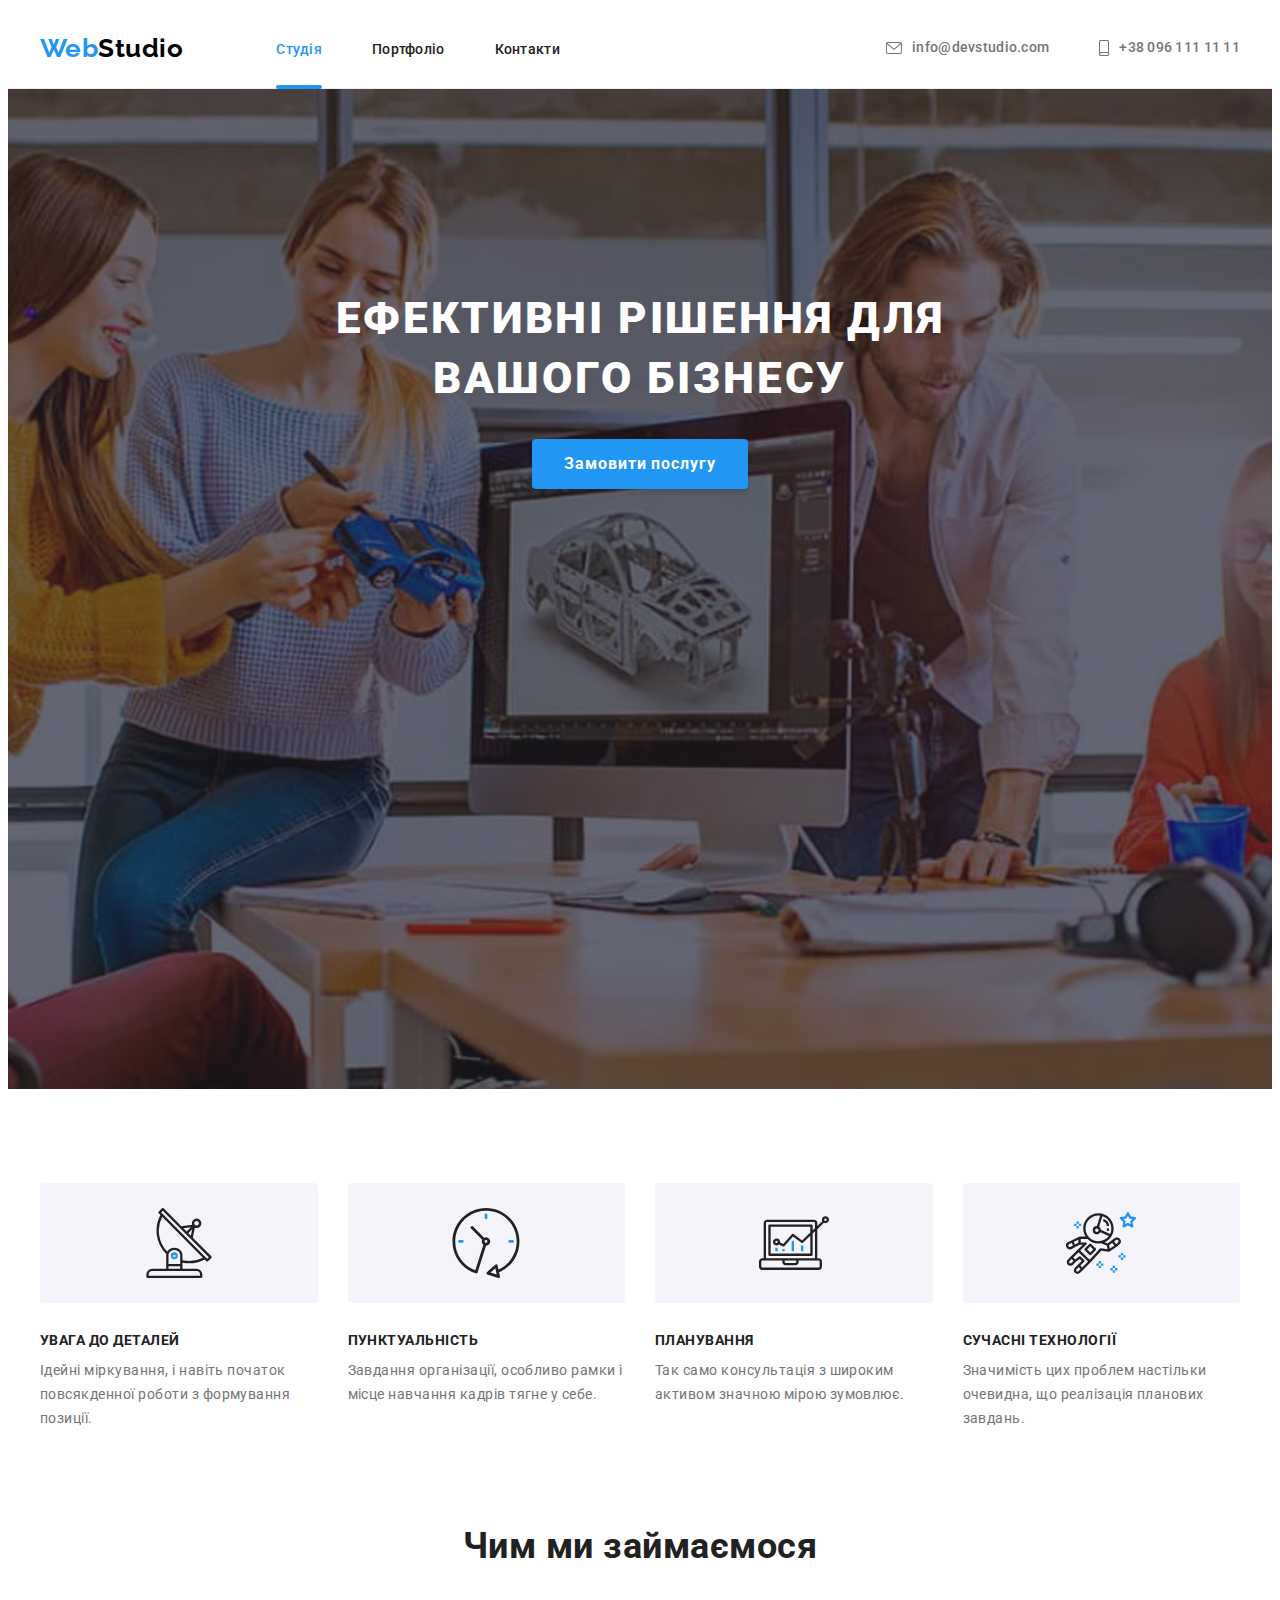
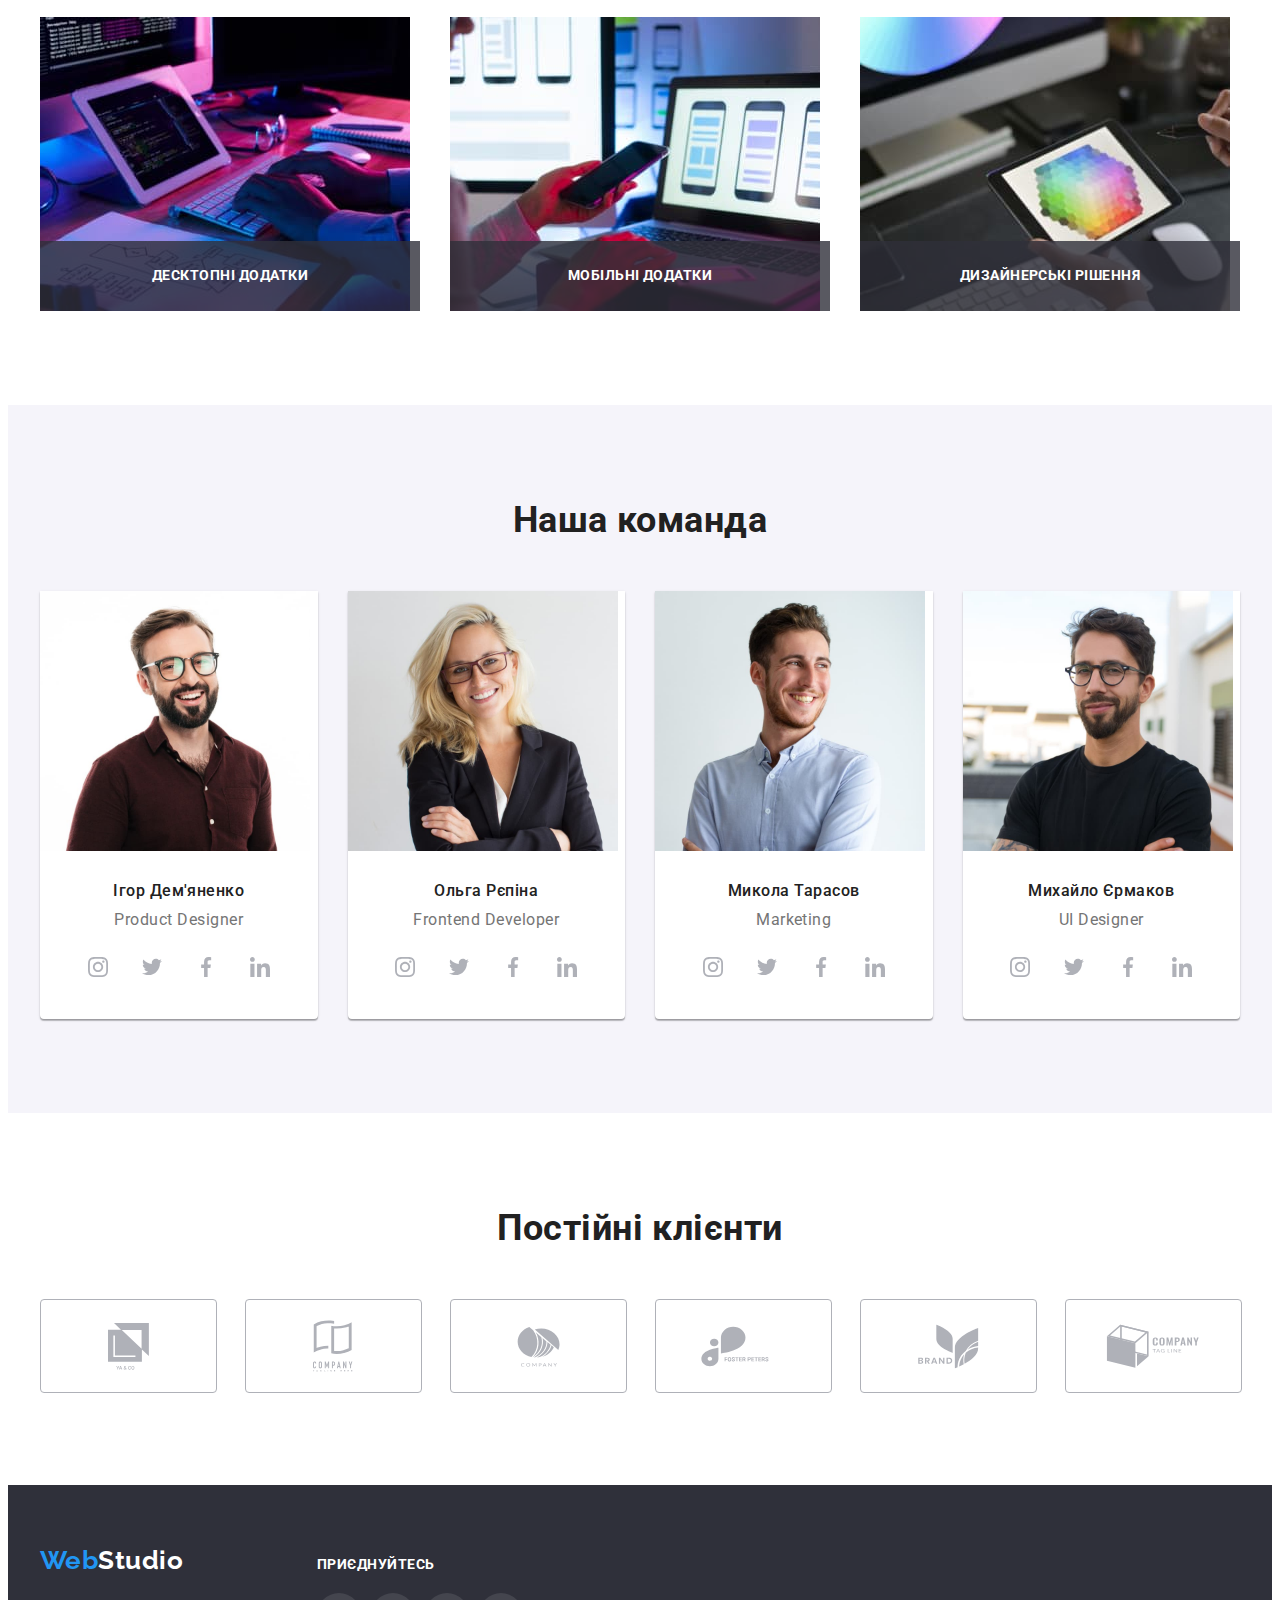
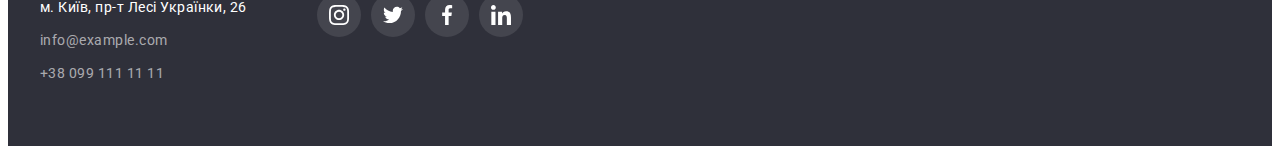
<file: index.html>
<!DOCTYPE html>
<html lang="uk">
  <head>
    <meta charset="UTF-8" />
    <meta http-equiv="X-UA-Compatible" content="IE=edge" />
    <meta name="viewport" content="width=device-width, initial-scale=1.0" />
    <title lang="en">WebStudio</title>
    <link rel="preconnect" href="https://fonts.googleapis.com" />
    <link rel="preconnect" href="https://fonts.gstatic.com" crossorigin />
    <link
      href="https://fonts.googleapis.com/css2?family=Raleway:wght@700&family=Roboto:wght@400;500;700;900&display=swap"
      rel="stylesheet"
    />
    <link
      rel="stylesheet"
      href="https://cdnjs.cloudflare.com/ajax/libs/modern-normalize/1.1.0/modern-normalize.min.css"
      integrity="sha512-wpPYUAdjBVSE4KJnH1VR1HeZfpl1ub8YT/NKx4PuQ5NmX2tKuGu6U/JRp5y+Y8XG2tV+wKQpNHVUX03MfMFn9Q=="
      crossorigin="anonymous"
      referrerpolicy="no-referrer"
    />
    <link rel="stylesheet" href="./css/styles.css" />
  </head>
  <body>
    <header class="header">
      <div class="container header-container">
        <nav class="header-nav">
          <a class="logo link" href="./index.html" lang="en"
            >Web<span class="logo-black">Studio</span></a
          >
          <ul class="nav list">
            <li><a class="nav-item link current" href="./index.html">Студія</a></li>
            <li><a class="nav-item link" href="./portfolio.html">Портфоліо</a></li>
            <li><a class="nav-item link" href="#">Контакти</a></li>
          </ul>
        </nav>
        <ul class="contacts list">
          <li class="contact-list-item">
            <a class="contacts-item link" href="mailto:info@devstudio.com">
              <svg class="icon" width="16" height="12">
                <use href="./images/symbol-defs.svg#icon-envelope"></use>
              </svg>
              info@devstudio.com
            </a>
          </li>
          <li class="contact-list-item">
            <a class="contacts-item link" href="tel:+380961111111">
              <svg class="icon" width="10" height="16">
                <use href="./images/symbol-defs.svg#icon-smartphone"></use>
              </svg>
              +38 096 111 11 11
            </a>
          </li>
        </ul>
      </div>
    </header>
    <main>
      <section class="hero overlay">
        <div class="container">
          <h1 class="hero-title">Ефективні рішення для вашого бізнесу</h1>
          <button class="hero-btn" type="button" data-modal-open>Замовити послугу</button>
        </div>
      </section>
      <section class="advantages section">
        <div class="container">
          <h2 class="visually-hidden">Наші переваги</h2>
          <ul class="advantages-list list">
            <li class="advantages-title antenna-icon">
              <h3 class="advantages-subtitle">Увага до деталей</h3>
              <p class="advantages-text">
                Ідейні міркування, і навіть початок повсякденної роботи з формування
                позиції.
              </p>
            </li>
            <li class="advantages-title clock-icon">
              <h3 class="advantages-subtitle">Пунктуальність</h3>
              <p class="advantages-text">
                Завдання організації, особливо рамки і місце навчання кадрів тягне у себе.
              </p>
            </li>
            <li class="advantages-title diagram-icon">
              <h3 class="advantages-subtitle">Планування</h3>
              <p class="advantages-text">
                Так само консультація з широким активом значною мірою зумовлює.
              </p>
            </li>
            <li class="advantages-title astronaut-icon">
              <h3 class="advantages-subtitle">Сучасні технології</h3>
              <p class="advantages-text">
                Значимість цих проблем настільки очевидна, що реалізація планових завдань.
              </p>
            </li>
          </ul>
        </div>
      </section>
      <section class="our-work section">
        <div class="container">
          <h2 class="our-work-title">Чим ми займаємося</h2>
          <ul class="our-work-list list">
            <li class="our-work-img">
              <div class="our-work-card">
                <img
                  src="./images/box1.jpg"
                  alt="Людина працює за комп'ютером"
                  width="370"
                  height="294"
                />
                <p class="our-work-img-title">Десктопні додатки</p>
              </div>
            </li>
            <li class="our-work-img">
              <div class="our-work-card">
                <img
                  src="./images/box2.jpg"
                  alt="Людина працює за ноутбуком"
                  width="370"
                  height="294"
                />
                <p class="our-work-img-title">Мобільні додатки</p>
              </div>
            </li>
            <li class="our-work-img">
              <div class="our-work-card">
                <img
                  src="./images/box3.jpg"
                  alt="Людина працює за планшетом"
                  width="370"
                  height="294"
                />
                <p class="our-work-img-title">Дизайнерські рішення</p>
              </div>
            </li>
          </ul>
        </div>
      </section>
      <section class="team section">
        <div class="container">
          <h2 class="team-title">Наша команда</h2>
          <ul class="team-card list">
            <li class="team-card-item">
              <img
                src="./images/igor_demyanenko.jpg"
                alt="Усміхнений хлопець в окулярах"
                width="270"
                height="260"
              />
              <div class="about-team">
                <h3 class="team-name">Ігор Дем'яненко</h3>
                <p class="team-position" lang="en">Product Designer</p>
                <ul class="list about-team-items">
                  <li class="about-team-list">
                    <a class="about-team-link" href="">
                      <svg class="team-link-icon" width="20" height="20">
                        <use href="./images/symbol-defs.svg#icon-instagram"></use>
                      </svg>
                    </a>
                  </li>
                  <li class="about-team-list">
                    <a class="about-team-link" href="">
                      <svg class="team-link-icon" width="20" height="20">
                        <use href="./images/symbol-defs.svg#icon-twitter"></use>
                      </svg>
                    </a>
                  </li>
                  <li class="about-team-list">
                    <a class="about-team-link" href="">
                      <svg class="team-link-icon" width="20" height="20">
                        <use href="./images/symbol-defs.svg#icon-facebook"></use>
                      </svg>
                    </a>
                  </li>
                  <li class="about-team-list">
                    <a class="about-team-link" href="">
                      <svg class="team-link-icon" width="20" height="20">
                        <use href="./images/symbol-defs.svg#icon-linkedin"></use>
                      </svg>
                    </a>
                  </li>
                </ul>
              </div>
            </li>
            <li class="team-card-item">
              <img
                src="./images/olga_repina.jpg"
                alt="Усміхнена дівчина в окулярах"
                width="270"
                height="260"
              />
              <div class="about-team">
                <h3 class="team-name">Ольга Рєпіна</h3>
                <p class="team-position" lang="en">Frontend Developer</p>
                <ul class="list about-team-items">
                  <li class="about-team-list">
                    <a class="about-team-link" href="">
                      <svg class="team-link-icon" width="20" height="20">
                        <use href="./images/symbol-defs.svg#icon-instagram"></use>
                      </svg>
                    </a>
                  </li>
                  <li class="about-team-list">
                    <a class="about-team-link" href="">
                      <svg class="team-link-icon" width="20" height="20">
                        <use href="./images/symbol-defs.svg#icon-twitter"></use>
                      </svg>
                    </a>
                  </li>
                  <li class="about-team-list">
                    <a class="about-team-link" href="">
                      <svg class="team-link-icon" width="20" height="20">
                        <use href="./images/symbol-defs.svg#icon-facebook"></use>
                      </svg>
                    </a>
                  </li>
                  <li class="about-team-list">
                    <a class="about-team-link" href="">
                      <svg class="team-link-icon" width="20" height="20">
                        <use href="./images/symbol-defs.svg#icon-linkedin"></use>
                      </svg>
                    </a>
                  </li>
                </ul>
              </div>
            </li>
            <li class="team-card-item">
              <img
                src="./images/mukola_tarasov.jpg"
                alt="Гарниий усміхнений хлопець"
                width="270"
                height="260"
              />
              <div class="about-team">
                <h3 class="team-name">Микола Тарасов</h3>
                <p class="team-position" lang="en">Marketing</p>
                <ul class="list about-team-items">
                  <li class="about-team-list">
                    <a class="about-team-link" href="">
                      <svg class="team-link-icon" width="20" height="20">
                        <use href="./images/symbol-defs.svg#icon-instagram"></use>
                      </svg>
                    </a>
                  </li>
                  <li class="about-team-list">
                    <a class="about-team-link" href="">
                      <svg class="team-link-icon" width="20" height="20">
                        <use href="./images/symbol-defs.svg#icon-twitter"></use>
                      </svg>
                    </a>
                  </li>
                  <li class="about-team-list">
                    <a class="about-team-link" href="">
                      <svg class="team-link-icon" width="20" height="20">
                        <use href="./images/symbol-defs.svg#icon-facebook"></use>
                      </svg>
                    </a>
                  </li>
                  <li class="about-team-list">
                    <a class="about-team-link" href="">
                      <svg class="team-link-icon" width="20" height="20">
                        <use href="./images/symbol-defs.svg#icon-linkedin"></use>
                      </svg>
                    </a>
                  </li>
                </ul>
              </div>
            </li>
            <li class="team-card-item">
              <img
                src="./images/muhailo_ermakov.jpg"
                alt="Усміхений хлопець в окулярах з бородою"
                width="270"
                height="260"
              />
              <div class="about-team">
                <h3 class="team-name">Михайло Єрмаков</h3>
                <p class="team-position" lang="en">UI Designer</p>
                <ul class="list about-team-items">
                  <li class="about-team-list">
                    <a class="about-team-link" href="">
                      <svg class="team-link-icon" width="20" height="20">
                        <use href="./images/symbol-defs.svg#icon-instagram"></use>
                      </svg>
                    </a>
                  </li>
                  <li class="about-team-list">
                    <a class="about-team-link" href="">
                      <svg class="team-link-icon" width="20" height="20">
                        <use href="./images/symbol-defs.svg#icon-twitter"></use>
                      </svg>
                    </a>
                  </li>
                  <li class="about-team-list">
                    <a class="about-team-link" href="">
                      <svg class="team-link-icon" width="20" height="20">
                        <use href="./images/symbol-defs.svg#icon-facebook"></use>
                      </svg>
                    </a>
                  </li>
                  <li class="about-team-list">
                    <a class="about-team-link" href="">
                      <svg class="team-link-icon" width="20" height="20">
                        <use href="./images/symbol-defs.svg#icon-linkedin"></use>
                      </svg>
                    </a>
                  </li>
                </ul>
              </div>
            </li>
          </ul>
        </div>
      </section>
      <section class="clients section">
        <div class="container">
          <h2 class="clients-title">Постійні клієнти</h2>
          <ul class="clients-list list">
            <li class="clients-list-items">
              <a class="clients-item" href="">
                <svg class="clients-logo" width="41" height="47">
                  <use href="./images/symbol-defs.svg#icon-group1"></use>
                </svg>
              </a>
            </li>
            <li class="clients-list-items">
              <a class="clients-item" href="">
                <svg class="clients-logo" width="40" height="52">
                  <use href="./images/symbol-defs.svg#icon-group2"></use>
                </svg>
              </a>
            </li>
            <li class="clients-list-items">
              <a class="clients-item" href="">
                <svg class="clients-logo" width="43" height="41">
                  <use href="./images/symbol-defs.svg#icon-group3"></use>
                </svg>
              </a>
            </li>
            <li class="clients-list-items">
              <a class="clients-item" href="">
                <svg class="clients-logo" width="84" height="41">
                  <use href="./images/symbol-defs.svg#icon-group4"></use>
                </svg>
              </a>
            </li>
            <li class="clients-list-items">
              <a class="clients-item" href="">
                <svg class="clients-logo" width="63" height="45">
                  <use href="./images/symbol-defs.svg#icon-group5"></use>
                </svg>
              </a>
            </li>
            <li class="clients-list-items">
              <a class="clients-item" href="">
                <svg class="clients-logo" width="94" height="44">
                  <use href="./images/symbol-defs.svg#icon-group6"></use>
                </svg>
              </a>
            </li>
          </ul>
        </div>
      </section>
    </main>
    <footer class="footer">
      <div class="container footer-container">
        <div>
          <a class="logo link footer-logo" href="./index.html" lang="en"
            >Web<span class="logo-white">Studio</span></a
          >
          <address>
            <ul class="list">
              <li>
                <a
                  class="footer-address link"
                  href="https://goo.gl/maps/D6DfJtfhKEsYrStH9"
                  target="_blank"
                  rel="noopener noreferrer nofollow"
                  >м. Київ, пр-т Лесі Українки, 26</a
                >
              </li>
              <li>
                <a class="footer-contact-email link" href="mailto:info@example.com"
                  >info@example.com</a
                >
              </li>
              <li>
                <a class="footer-contact-tel link" href="tel:+380991111111"
                  >+38 099 111 11 11</a
                >
              </li>
            </ul>
          </address>
        </div>
        <div class="footer-social">
          <p class="footer-social-text">Приєднуйтесь</p>
          <ul class="footer-social-list list">
            <li class="footer-social-item">
              <a class="footer-social-link" href="">
                <svg class="footer-social-logo" width="20" height="20">
                  <use href="./images/symbol-defs.svg#icon-instagram"></use>
                </svg>
              </a>
            </li>
            <li class="footer-social-item">
              <a class="footer-social-link" href="">
                <svg class="footer-social-logo" width="20" height="20">
                  <use href="./images/symbol-defs.svg#icon-twitter"></use>
                </svg>
              </a>
            </li>
            <li class="footer-social-item">
              <a class="footer-social-link" href="">
                <svg class="footer-social-logo" width="20" height="20">
                  <use href="./images/symbol-defs.svg#icon-facebook"></use>
                </svg>
              </a>
            </li>
            <li class="footer-social-item">
              <a class="footer-social-link" href="">
                <svg class="footer-social-logo" width="20" height="20">
                  <use href="./images/symbol-defs.svg#icon-linkedin"></use>
                </svg>
              </a>
            </li>
          </ul>
        </div>
      </div>
    </footer>
    <div class="backdrop is-hidden" data-modal>
      <div class="modal">
        <button type="button" class="modal-button" data-modal-close>
          <svg width="18" height="18">
            <use href="./images/symbol-defs.svg#icon-close-black"></use>
          </svg>
        </button>
      </div>
    </div>
    <script src="./js/modal.js"></script>
  </body>
</html>
</file>
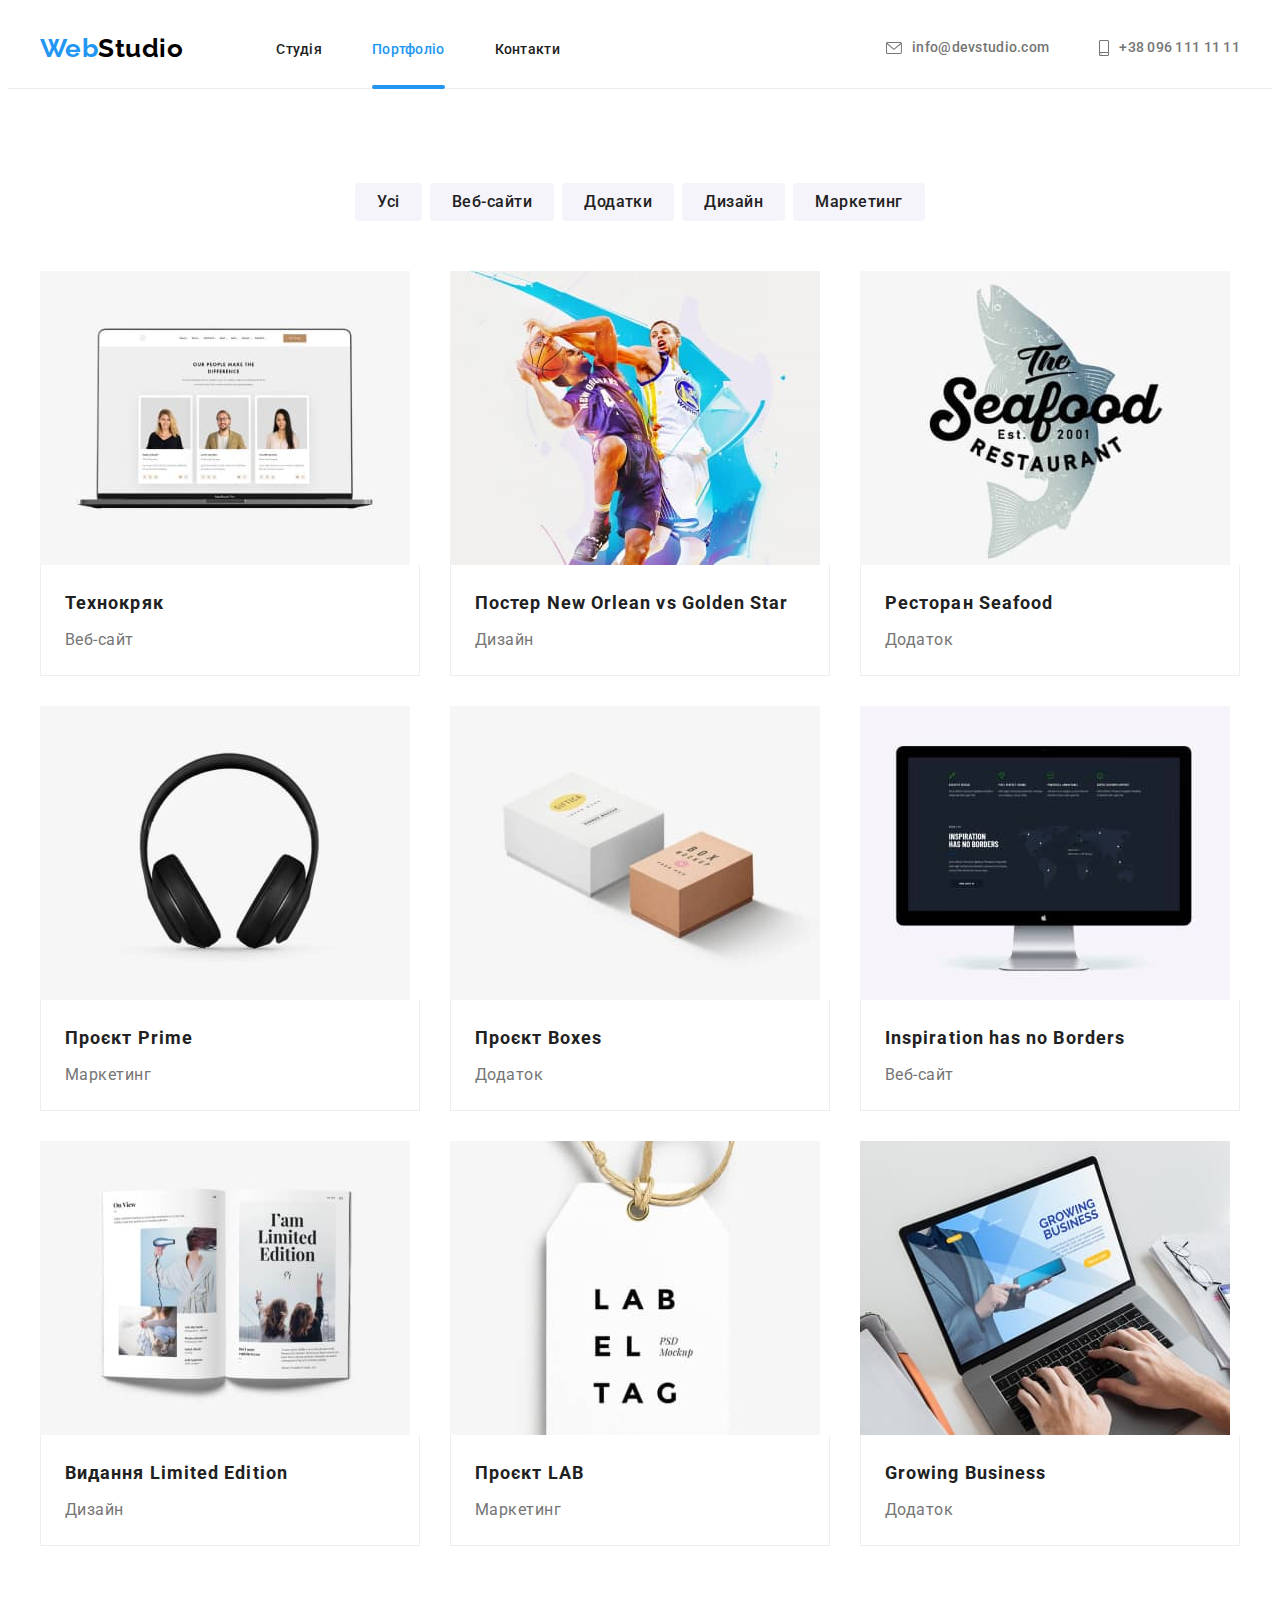
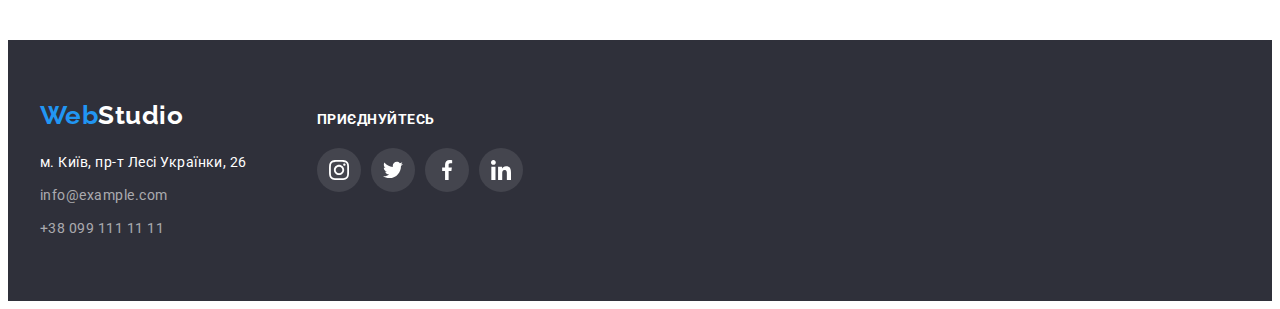
<file: portfolio.html>
<!DOCTYPE html>
<html lang="uk">
  <head>
    <meta charset="UTF-8" />
    <meta http-equiv="X-UA-Compatible" content="IE=edge" />
    <meta name="viewport" content="width=device-width, initial-scale=1.0" />
    <title lang="en">WebStudio</title>
    <link rel="preconnect" href="https://fonts.googleapis.com" />
    <link rel="preconnect" href="https://fonts.gstatic.com" crossorigin />
    <link
      href="https://fonts.googleapis.com/css2?family=Raleway:wght@700&family=Roboto:wght@400;500;700;900&display=swap"
      rel="stylesheet"
    />
    <link
      rel="stylesheet"
      href="https://cdnjs.cloudflare.com/ajax/libs/modern-normalize/1.1.0/modern-normalize.min.css"
      integrity="sha512-wpPYUAdjBVSE4KJnH1VR1HeZfpl1ub8YT/NKx4PuQ5NmX2tKuGu6U/JRp5y+Y8XG2tV+wKQpNHVUX03MfMFn9Q=="
      crossorigin="anonymous"
      referrerpolicy="no-referrer"
    />
    <link rel="stylesheet" href="./css/styles.css" />
  </head>
  <body>
    <header class="header">
      <div class="container header-container">
        <nav class="header-nav">
          <a class="logo link" href="./index.html" lang="en"
            >Web<span class="logo-black">Studio</span></a
          >
          <ul class="nav list">
            <li><a class="nav-item link" href="./index.html">Студія</a></li>
            <li>
              <a class="nav-item link current" href="./portfolio.html">Портфоліо</a>
            </li>
            <li><a class="nav-item link" href="#">Контакти</a></li>
          </ul>
        </nav>
        <ul class="contacts list">
          <li class="contact-list-item">
            <a class="contacts-item link" href="mailto:info@devstudio.com">
              <svg class="icon" width="16" height="12">
                <use href="./images/symbol-defs.svg#icon-envelope"></use>
              </svg>
              info@devstudio.com
            </a>
          </li>
          <li class="contact-list-item">
            <a class="contacts-item link" href="tel:+380961111111">
              <svg class="icon" width="10" height="16">
                <use href="./images/symbol-defs.svg#icon-smartphone"></use>
              </svg>
              +38 096 111 11 11
            </a>
          </li>
        </ul>
      </div>
    </header>
    <main>
      <section class="filter section">
        <div class="container">
          <h1 class="visually-hidden">Портфоліо</h1>
          <ul class="filter-button-item list">
            <li class="filter-list">
              <button class="filter-button" type="button">Усі</button>
            </li>
            <li class="filter-list">
              <button class="filter-button" type="button">Веб-сайти</button>
            </li>
            <li class="filter-list">
              <button class="filter-button" type="button">Додатки</button>
            </li>
            <li class="filter-list">
              <button class="filter-button" type="button">Дизайн</button>
            </li>
            <li class="filter-list">
              <button class="filter-button" type="button">Маркетинг</button>
            </li>
          </ul>
          <ul class="filter-cards list">
            <li class="filter-result">
              <a class="link filter-result-link" href="#" target="_blank">
                <div class="filter-overlay">
                  <img
                    src="./images/image1.jpg"
                    alt="Екран ноутбуку з трьома зображеннями"
                    width="370"
                    height="294"
                  />
                  <p class="filter-result-text">
                    Ресурс пропонує комплексні пропозиції з різним рівнем функціоналу та
                    сервісів. Все це дозволить відвідувачу отримати вичерпні відомості про
                    компанію чи приватну особу.
                  </p>
                </div>
                <div class="about-card">
                  <h2 class="filter-title">Технокряк</h2>
                  <p class="filter-text">Веб-сайт</p>
                </div>
              </a>
            </li>
            <li class="filter-result">
              <a class="link filter-result-link" href="#" target="_blank">
                <div class="filter-overlay">
                  <img
                    src="./images/image2.jpg"
                    alt="Два баскетболіста з м'ячем"
                    width="370"
                    height="294"
                  />
                  <p class="filter-result-text">
                    Ресурс пропонує комплексні пропозиції з різним рівнем функціоналу та
                    сервісів. Все це дозволить відвідувачу отримати вичерпні відомості про
                    компанію чи приватну особу.
                  </p>
                </div>
                <div class="about-card">
                  <h2 class="filter-title">
                    Постер <span lang="en">New Orlean vs Golden Star</span>
                  </h2>
                  <p class="filter-text">Дизайн</p>
                </div>
              </a>
            </li>
            <li class="filter-result">
              <a class="link filter-result-link" href="#" target="_blank">
                <div class="filter-overlay">
                  <img
                    src="./images/image3.jpg"
                    alt="Логотип ресторану"
                    width="370"
                    height="294"
                  />
                  <p class="filter-result-text">
                    Ресурс пропонує комплексні пропозиції з різним рівнем функціоналу та
                    сервісів. Все це дозволить відвідувачу отримати вичерпні відомості про
                    компанію чи приватну особу.
                  </p>
                </div>
                <div class="about-card">
                  <h2 class="filter-title">Ресторан <span lang="en">Seafood</span></h2>
                  <p class="filter-text">Додаток</p>
                </div>
              </a>
            </li>
            <li class="filter-result">
              <a class="link filter-result-link" href="#" target="_blank">
                <div class="filter-overlay">
                  <img
                    src="./images/image4.jpg"
                    alt="Навушники"
                    width="370"
                    height="294"
                  />
                  <p class="filter-result-text">
                    Ресурс пропонує комплексні пропозиції з різним рівнем функціоналу та
                    сервісів. Все це дозволить відвідувачу отримати вичерпні відомості про
                    компанію чи приватну особу.
                  </p>
                </div>
                <div class="about-card">
                  <h2 class="filter-title">Проєкт <span lang="en">Prime</span></h2>
                  <p class="filter-text">Маркетинг</p>
                </div>
              </a>
            </li>
            <li class="filter-result">
              <a class="link filter-result-link" href="#" target="_blank">
                <div class="filter-overlay">
                  <img
                    src="./images/image5.jpg"
                    alt="Велика та маленька коробки"
                    width="370"
                    height="294"
                  />
                  <p class="filter-result-text">
                    Ресурс пропонує комплексні пропозиції з різним рівнем функціоналу та
                    сервісів. Все це дозволить відвідувачу отримати вичерпні відомості про
                    компанію чи приватну особу.
                  </p>
                </div>
                <div class="about-card">
                  <h2 class="filter-title">Проєкт <span lang="en">Boxes</span></h2>
                  <p class="filter-text">Додаток</p>
                </div>
              </a>
            </li>
            <li class="filter-result">
              <a class="link filter-result-link" href="#" target="_blank">
                <div class="filter-overlay">
                  <img
                    src="./images/image6.jpg"
                    alt="Екран монітору із написами"
                    width="370"
                    height="294"
                  />
                  <p class="filter-result-text">
                    Ресурс пропонує комплексні пропозиції з різним рівнем функціоналу та
                    сервісів. Все це дозволить відвідувачу отримати вичерпні відомості про
                    компанію чи приватну особу.
                  </p>
                </div>
                <div class="about-card">
                  <h2 class="filter-title" lang="en">Inspiration has no Borders</h2>
                  <p class="filter-text">Веб-сайт</p>
                </div>
              </a>
            </li>
            <li class="filter-result">
              <a class="link filter-result-link" href="#" target="_blank">
                <div class="filter-overlay">
                  <img
                    src="./images/image7.jpg"
                    alt="Розгорнута книга"
                    width="370"
                    height="294"
                  />
                  <p class="filter-result-text">
                    Ресурс пропонує комплексні пропозиції з різним рівнем функціоналу та
                    сервісів. Все це дозволить відвідувачу отримати вичерпні відомості про
                    компанію чи приватну особу.
                  </p>
                </div>
                <div class="about-card">
                  <h2 class="filter-title">
                    Видання <span lang="en">Limited Edition</span>
                  </h2>
                  <p class="filter-text">Дизайн</p>
                </div>
              </a>
            </li>
            <li class="filter-result">
              <a class="link filter-result-link" href="#" target="_blank">
                <div class="filter-overlay">
                  <img
                    src="./images/image8.jpg"
                    alt="Бірка з написом"
                    width="370"
                    height="294"
                  />
                  <p class="filter-result-text">
                    Ресурс пропонує комплексні пропозиції з різним рівнем функціоналу та
                    сервісів. Все це дозволить відвідувачу отримати вичерпні відомості про
                    компанію чи приватну особу.
                  </p>
                </div>
                <div class="about-card">
                  <h2 class="filter-title">Проєкт <span lang="en">LAB</span></h2>
                  <p class="filter-text">Маркетинг</p>
                </div>
              </a>
            </li>
            <li class="filter-result">
              <a class="link filter-result-link" href="#" target="_blank">
                <div class="filter-overlay">
                  <img
                    src="./images/image9.jpg"
                    alt="Людина за ноутбуком"
                    width="370"
                    height="294"
                  />
                  <p class="filter-result-text">
                    Ресурс пропонує комплексні пропозиції з різним рівнем функціоналу та
                    сервісів. Все це дозволить відвідувачу отримати вичерпні відомості про
                    компанію чи приватну особу.
                  </p>
                </div>
                <div class="about-card">
                  <h2 class="filter-title" lang="en">Growing Business</h2>
                  <p class="filter-text">Додаток</p>
                </div>
              </a>
            </li>
          </ul>
        </div>
      </section>
    </main>
    <footer class="footer">
      <div class="container footer-container">
        <div>
          <a class="logo link footer-logo" href="./index.html" lang="en"
            >Web<span class="logo-white">Studio</span></a
          >
          <address>
            <ul class="list">
              <li>
                <a
                  class="footer-address link"
                  href="https://goo.gl/maps/D6DfJtfhKEsYrStH9"
                  target="_blank"
                  rel="noopener noreferrer nofollow"
                  >м. Київ, пр-т Лесі Українки, 26</a
                >
              </li>
              <li>
                <a class="footer-contact-email link" href="mailto:info@example.com"
                  >info@example.com</a
                >
              </li>
              <li>
                <a class="footer-contact-tel link" href="tel:+380991111111"
                  >+38 099 111 11 11</a
                >
              </li>
            </ul>
          </address>
        </div>
        <div class="footer-social">
          <p class="footer-social-text">Приєднуйтесь</p>
          <ul class="footer-social-list list">
            <li class="footer-social-item">
              <a class="footer-social-link" href="">
                <svg class="footer-social-logo" width="20" height="20">
                  <use href="./images/symbol-defs.svg#icon-instagram"></use>
                </svg>
              </a>
            </li>
            <li class="footer-social-item">
              <a class="footer-social-link" href="">
                <svg class="footer-social-logo" width="20" height="20">
                  <use href="./images/symbol-defs.svg#icon-twitter"></use>
                </svg>
              </a>
            </li>
            <li class="footer-social-item">
              <a class="footer-social-link" href="">
                <svg class="footer-social-logo" width="20" height="20">
                  <use href="./images/symbol-defs.svg#icon-facebook"></use>
                </svg>
              </a>
            </li>
            <li class="footer-social-item">
              <a class="footer-social-link" href="">
                <svg class="footer-social-logo" width="20" height="20">
                  <use href="./images/symbol-defs.svg#icon-linkedin"></use>
                </svg>
              </a>
            </li>
          </ul>
        </div>
      </div>
    </footer>
  </body>
</html>
</file>
<file: css/styles.css>
:root {
  --accent-color-one: #212121;
  --accent-color-two: #2196f3;
  --secondary-color-font: #757575;
  --main-color-light: #ffffff;
  --main-color-dark: #000000;
  --hover-focus-color: #188ce8;
  --background-color-dark: #2f303a;
  --background-color-team: #f5f4fa;
  --footer-contact-color: rgba(255, 255, 255, 0.6);
  --portfolio-cards-border: #eeeeee;
  --header-border-line-bottom: #ececec;
  --hero-background: #c4c4c4;
  --clients-logo-color: #afb1b8;
  --transition-duration: 250ms;
  --transition-timing-function: cubic-bezier(0.4, 0, 0.2, 1);
}

p,
h1,
h2,
h3,
h4,
h5,
h6 {
  margin: 0;
}

ul {
  margin: 0;
  padding-left: 0;
}

.list {
  list-style: none;
}

.link {
  text-decoration: none;
}

button {
  cursor: pointer;
}

img {
  display: block;
  max-width: 100%;
  height: auto;
}

body {
  font-family: "Roboto", sans-serif;
  letter-spacing: 0.03em;
  background: var(--main-color-light);
  color: var(--accent-color-one);
}

.container {
  width: 1200px;
  padding-left: 15px;
  padding-right: 15px;
  /* outline: 2px solid red; */
  margin: 0 auto;
}

/* Header */

.header {
  border-bottom: 1px solid var(--header-border-line-bottom);
}

.logo {
  font-family: "Raleway", sans-serif;
  font-weight: 700;
  font-size: 26px;
  line-height: 1.19;
  color: var(--accent-color-two);
  margin-right: 93px;
}

.logo-black {
  color: var(--main-color-dark);
}

.logo-white {
  color: var(--main-color-light);
}

.header-nav {
  display: flex;
  align-items: center;
}

.header-container {
  display: flex;
  align-items: center;
}

.nav {
  display: flex;
  gap: 50px;
}

.nav-item {
  font-weight: 500;
  font-size: 14px;
  line-height: 1.14;
  letter-spacing: 0.02em;
  color: var(--accent-color-one);
  padding-top: 32px;
  padding-bottom: 32px;
  transition: color var(--transition-duration) var(--transition-timing-function);
}

.nav-item:hover,
.nav-item:focus {
  color: var(--accent-color-two);
}

.nav .current {
  position: relative;
  color: var(--accent-color-two);
}

.current::after {
  content: "";
  position: absolute;
  bottom: 0;
  left: 0;
  margin-bottom: 0;
  display: block;
  width: 100%;
  height: 4px;
  background: var(--accent-color-two);
  border-radius: 2px;
}

.contacts {
  display: flex;
  margin-left: auto;
  gap: 50px;
}

.contacts-item {
  font-weight: 500;
  font-size: 14px;
  line-height: 1.14;
  letter-spacing: 0.02em;
  color: var(--secondary-color-font);
  padding-top: 32px;
  padding-bottom: 32px;
  display: flex;
  align-items: center;
  transition: color var(--transition-duration) var(--transition-timing-function);
}

.contacts-item:hover,
.contacts-item:focus {
  color: var(--accent-color-two);
}

.contact-list-item {
  display: flex;
  align-items: center;
}

.icon {
  margin-right: 10px;
  fill: currentColor;
}

/* Sections */

.section {
  padding-top: 94px;
  padding-bottom: 94px;
}

.hero {
  background-color: var(--hero-background);
  padding-top: 200px;
  padding-bottom: 200px;
}

.overlay {
  max-width: 1600px;
  height: 600px;
  margin-left: auto;
  margin-right: auto;
  background-image: linear-gradient(rgba(47, 48, 58, 0.4), rgba(47, 48, 58, 0.4)),
    url("../images/hero_bg.jpg");
  background-size: cover;
  background-repeat: no-repeat;
  background-position: center;
}

.hero-title {
  font-weight: 900;
  font-size: 44px;
  line-height: 1.36;
  text-align: center;
  letter-spacing: 0.06em;
  text-transform: uppercase;
  color: var(--main-color-light);
  margin-bottom: 30px;
  max-width: 696px;
  margin-left: auto;
  margin-right: auto;
}

.hero-btn {
  font-family: "Roboto", sans-serif;
  font-weight: 700;
  font-size: 16px;
  line-height: 1.88;
  display: flex;
  align-items: center;
  text-align: center;
  letter-spacing: 0.06em;
  color: var(--main-color-light);
  background-color: var(--accent-color-two);
  box-shadow: 0px 4px 4px rgba(0, 0, 0, 0.15);
  border-radius: 4px;
  border: none;
  display: block;
  margin: 0 auto;
  min-width: 216px;
  height: 50px;
  transition: background-color var(--transition-duration)
    var(--transition-timing-function);
}

.hero-btn:hover,
.hero-btn:focus {
  background-color: var(--hover-focus-color);
}

.visually-hidden {
  position: absolute;
  width: 1px;
  height: 1px;
  margin: -1px;
  border: 0;
  padding: 0;
  white-space: nowrap;
  clip-path: inset(100%);
  clip: rect(0 0 0 0);
  overflow: hidden;
}

.advantages.section {
  padding-bottom: 0;
}

.advantages-list {
  display: flex;
  gap: 30px;
}

.advantages-title {
  width: calc((100% - 90px) / 4);
}

.advantages-title::before {
  display: block;
  content: "";
  height: 120px;
  background-size: 70px;
  background-repeat: no-repeat;
  background-position: center;
  background-color: var(--background-color-team);
  border-radius: 4px;
  margin-bottom: 30px;
}

.antenna-icon::before {
  background-image: url("../images/antenna.svg");
}

.clock-icon::before {
  background-image: url("../images/clock.svg");
}

.diagram-icon::before {
  background-image: url("../images/diagram.svg");
}

.astronaut-icon::before {
  background-image: url("../images/astronaut.svg");
}

.advantages-subtitle {
  font-weight: 700;
  font-size: 14px;
  line-height: 1.14;
  text-transform: uppercase;
  margin-bottom: 10px;
}

.advantages-text {
  font-size: 14px;
  line-height: 1.71;
  color: var(--secondary-color-font);
}

.our-work-list {
  display: flex;
  gap: 30px;
}

.our-work-img {
  width: calc((100% - 60px) / 3);
}

.our-work-title,
.team-title {
  font-weight: 700;
  font-size: 36px;
  line-height: 1.17;
  text-align: center;
  margin-bottom: 50px;
}

.our-work-card {
  position: relative;
}

.our-work-img-title {
  position: absolute;
  left: 0;
  bottom: 0;
  display: flex;
  align-items: center;
  justify-content: center;
  width: 100%;
  height: 70px;
  font-weight: 700;
  font-size: 14px;
  line-height: 1.14;
  text-align: center;
  text-transform: uppercase;
  color: var(--main-color-light);
  background: rgba(47, 48, 58, 0.8);
}

.team-card {
  display: flex;
  gap: 30px;
}

.team {
  background: var(--background-color-team);
}

.about-team {
  padding-top: 30px;
  padding-bottom: 30px;
}

.team-name {
  font-weight: 500;
  font-size: 16px;
  line-height: 1.19;
  text-align: center;
  margin-bottom: 10px;
}

.team-position {
  font-size: 16px;
  line-height: 1.19;
  text-align: center;
  margin-bottom: 16px;
  color: var(--secondary-color-font);
}

.team-card-item {
  background: var(--main-color-light);
  box-shadow: 0px 1px 3px rgba(0, 0, 0, 0.12), 0px 1px 1px rgba(0, 0, 0, 0.14),
    0px 2px 1px rgba(0, 0, 0, 0.2);
  border-radius: 0px 0px 4px 4px;
  width: calc((100% - 90px) / 4);
}

.about-team-items {
  display: flex;
  justify-content: center;
  gap: 10px;
}

.about-team-list {
  width: 44px;
  height: 44px;
}

.about-team-link {
  display: flex;
  width: 100%;
  height: 100%;
  border-radius: 50%;
  background-color: var(--main-color-light);
  align-items: center;
  justify-content: center;
  color: var(--clients-logo-color);
  transition: color var(--transition-duration) var(--transition-timing-function),
    background-color var(--transition-duration) var(--transition-timing-function);
}

.team-link-icon {
  fill: currentColor;
}

.about-team-link:hover,
.about-team-link:focus {
  background-color: var(--accent-color-two);
  color: var(--main-color-light);
}

.clients-title {
  font-weight: 700;
  font-size: 36px;
  line-height: 1.17;
  text-align: center;
  color: var(--accent-color-one);
  margin-bottom: 50px;
}

.clients-list {
  display: flex;
  gap: 30px;
}

.clients-list-items {
  width: calc((100% - 150px) / 6);
  height: 92px;
}

.clients-item {
  display: flex;
  width: 100%;
  height: 100%;
  color: var(--clients-logo-color);
  border: 1px solid var(--clients-logo-color);
  border-radius: 4px;
  justify-content: center;
  align-items: center;
  transition: color var(--transition-duration) var(--transition-timing-function),
    border var(--transition-duration) var(--transition-timing-function);
}

.clients-logo {
  fill: currentColor;
}

.clients-item:hover,
.clients-item:focus {
  color: var(--accent-color-two);
  border: 1px solid var(--accent-color-two);
}

/* Footer */

.footer-logo {
  display: block;
  margin-bottom: 20px;
  margin-right: 0;
}

.footer {
  background-color: var(--background-color-dark);
  padding-top: 60px;
  padding-bottom: 60px;
}

.footer-address {
  font-weight: 400;
  font-size: 14px;
  line-height: 1.71;
  color: var(--main-color-light);
  font-style: normal;
  margin-bottom: 9px;
  display: block;
  transition: color var(--transition-duration) var(--transition-timing-function);
}

.footer-contact-email,
.footer-contact-tel {
  font-weight: 400;
  font-size: 14px;
  line-height: 1.71;
  color: var(--footer-contact-color);
  font-style: normal;
  display: block;
  transition: color var(--transition-duration) var(--transition-timing-function);
}

.footer-address:hover,
.footer-address:focus,
.footer-contact-email:hover,
.footer-contact-email:focus,
.footer-contact-tel:hover,
.footer-contact-tel:focus {
  color: var(--accent-color-two);
}

.footer-contact-email {
  margin-bottom: 9px;
}

.footer-container {
  display: flex;
  align-items: baseline;
}

.footer-social {
  display: block;
  margin-left: 70px;
}

.footer-social-list {
  display: flex;
  gap: 10px;
  justify-content: center;
}

.footer-social-item {
  width: 44px;
  height: 44px;
}

.footer-social-text {
  font-weight: 700;
  font-size: 14px;
  line-height: 1.14;
  text-transform: uppercase;
  color: var(--main-color-light);
  margin-bottom: 20px;
}

.footer-social-link {
  display: flex;
  width: 100%;
  height: 100%;
  border-radius: 50%;
  background-color: rgba(255, 255, 255, 0.1);
  align-items: center;
  justify-content: center;
  color: var(--main-color-light);
  transition: background-color var(--transition-duration)
    var(--transition-timing-function);
}

.footer-social-logo {
  fill: currentColor;
}

.footer-social-link:hover,
.footer-social-link:focus {
  background-color: var(--accent-color-two);
}

/* Portfolio */

.filter-button-item {
  display: flex;
  justify-content: center;
  gap: 8px;
  margin-bottom: 50px;
}

.filter-button {
  font-family: "Roboto", sans-serif;
  font-weight: 500;
  font-size: 16px;
  line-height: 1.63;
  text-align: center;
  letter-spacing: 0.03em;
  color: var(--accent-color-one);
  background: var(--background-color-team);
  border-radius: 4px;
  border: transparent;
  padding: 6px 22px;
  transition: color var(--transition-duration) var(--transition-timing-function),
    background-color var(--transition-duration) var(--transition-timing-function),
    box-shadow var(--transition-duration) var(--transition-timing-function),
    border var(--transition-duration) var(--transition-timing-function),
    border-radius var(--transition-duration) var(--transition-timing-function);
}

.filter-button:hover,
.filter-button:focus {
  color: var(--main-color-light);
  background-color: var(--accent-color-two);
  box-shadow: 0px 3px 1px rgba(0, 0, 0, 0.1), 0px 1px 2px rgba(0, 0, 0, 0.08),
    0px 2px 2px rgba(0, 0, 0, 0.12);
  border-radius: 4px;
  border: transparent;
}

.about-card {
  padding: 20px 24px;
  border-bottom: 1px solid var(--portfolio-cards-border);
  border-left: 1px solid var(--portfolio-cards-border);
  border-right: 1px solid var(--portfolio-cards-border);
}

.filter-cards {
  display: flex;
  flex-wrap: wrap;
  gap: 30px;
}

.filter-title {
  font-weight: 700;
  font-size: 18px;
  line-height: 2;
  letter-spacing: 0.06em;
  color: var(--accent-color-one);
  margin-bottom: 4px;
}

.filter-text {
  font-size: 16px;
  line-height: 1.88;
  color: var(--secondary-color-font);
}

.filter-result {
  background: var(--main-color-light);
  width: calc((100% - 60px) / 3);
}

.filter-result-link {
  display: block;
  transition: box-shadow var(--transition-duration) var(--transition-timing-function);
}

.filter-result-link:hover,
.filter-result-link:focus {
  box-shadow: 0px 1px 1px rgba(0, 0, 0, 0.12), 0px 4px 4px rgba(0, 0, 0, 0.06),
    1px 4px 6px rgba(0, 0, 0, 0.16);
}

.filter-result-link:hover .filter-result-text {
  transform: translateY(0);
}

.filter-overlay {
  position: relative;
  overflow: hidden;
}

.filter-result-text {
  position: absolute;
  top: 0;
  left: 0;
  height: 100%;
  padding: 63px 24px;
  font-weight: 400;
  font-size: 18px;
  line-height: 1.56;
  color: var(--main-color-light);
  background: rgba(33, 150, 243, 0.9);
  transform: translateY(101%);
  transition: transform var(--transition-duration) var(--transition-timing-function);
}

/* Modal window */

.backdrop {
  position: fixed;
  top: 0;
  left: 0;
  width: 100%;
  height: 100%;
  background-color: rgba(0, 0, 0, 0.2);
  transition: opacity var(--transition-duration) var(--transition-timing-function),
    visibility var(--transition-duration) var(--transition-timing-function);
}

.modal {
  position: absolute;
  top: 50%;
  left: 50%;
  min-height: 581px;
  min-width: 528px;
  background-color: var(--main-color-light);
  box-shadow: 0px 1px 3px rgba(0, 0, 0, 0.12), 0px 1px 1px rgba(0, 0, 0, 0.14),
    0px 2px 1px rgba(0, 0, 0, 0.2);
  border-radius: 4px;
  transform: translate(-50%, -50%) scaleY(1);
  transition: transform var(--transition-duration) var(--transition-timing-function),
    opacity var(--transition-duration) var(--transition-timing-function);
}

.backdrop.is-hidden .modal {
  transform: translate(-50%, -50%) scaleY(0);
}

.modal-button {
  position: absolute;
  top: 8px;
  right: 8px;
  width: 30px;
  height: 30px;
  border-radius: 50%;
  display: flex;
  align-items: center;
  justify-content: center;
  padding: 0;
  background: var(--main-color-light);
  border: 1px solid rgba(0, 0, 0, 0.1);
  transition: fill var(--transition-duration) var(--transition-timing-function);
}

.modal-button:hover,
.modal-batton:focus {
  fill: var(--accent-color-two);
}

.backdrop.is-hidden {
  opacity: 0;
  pointer-events: none;
  visibility: hidden;
}
</file>
